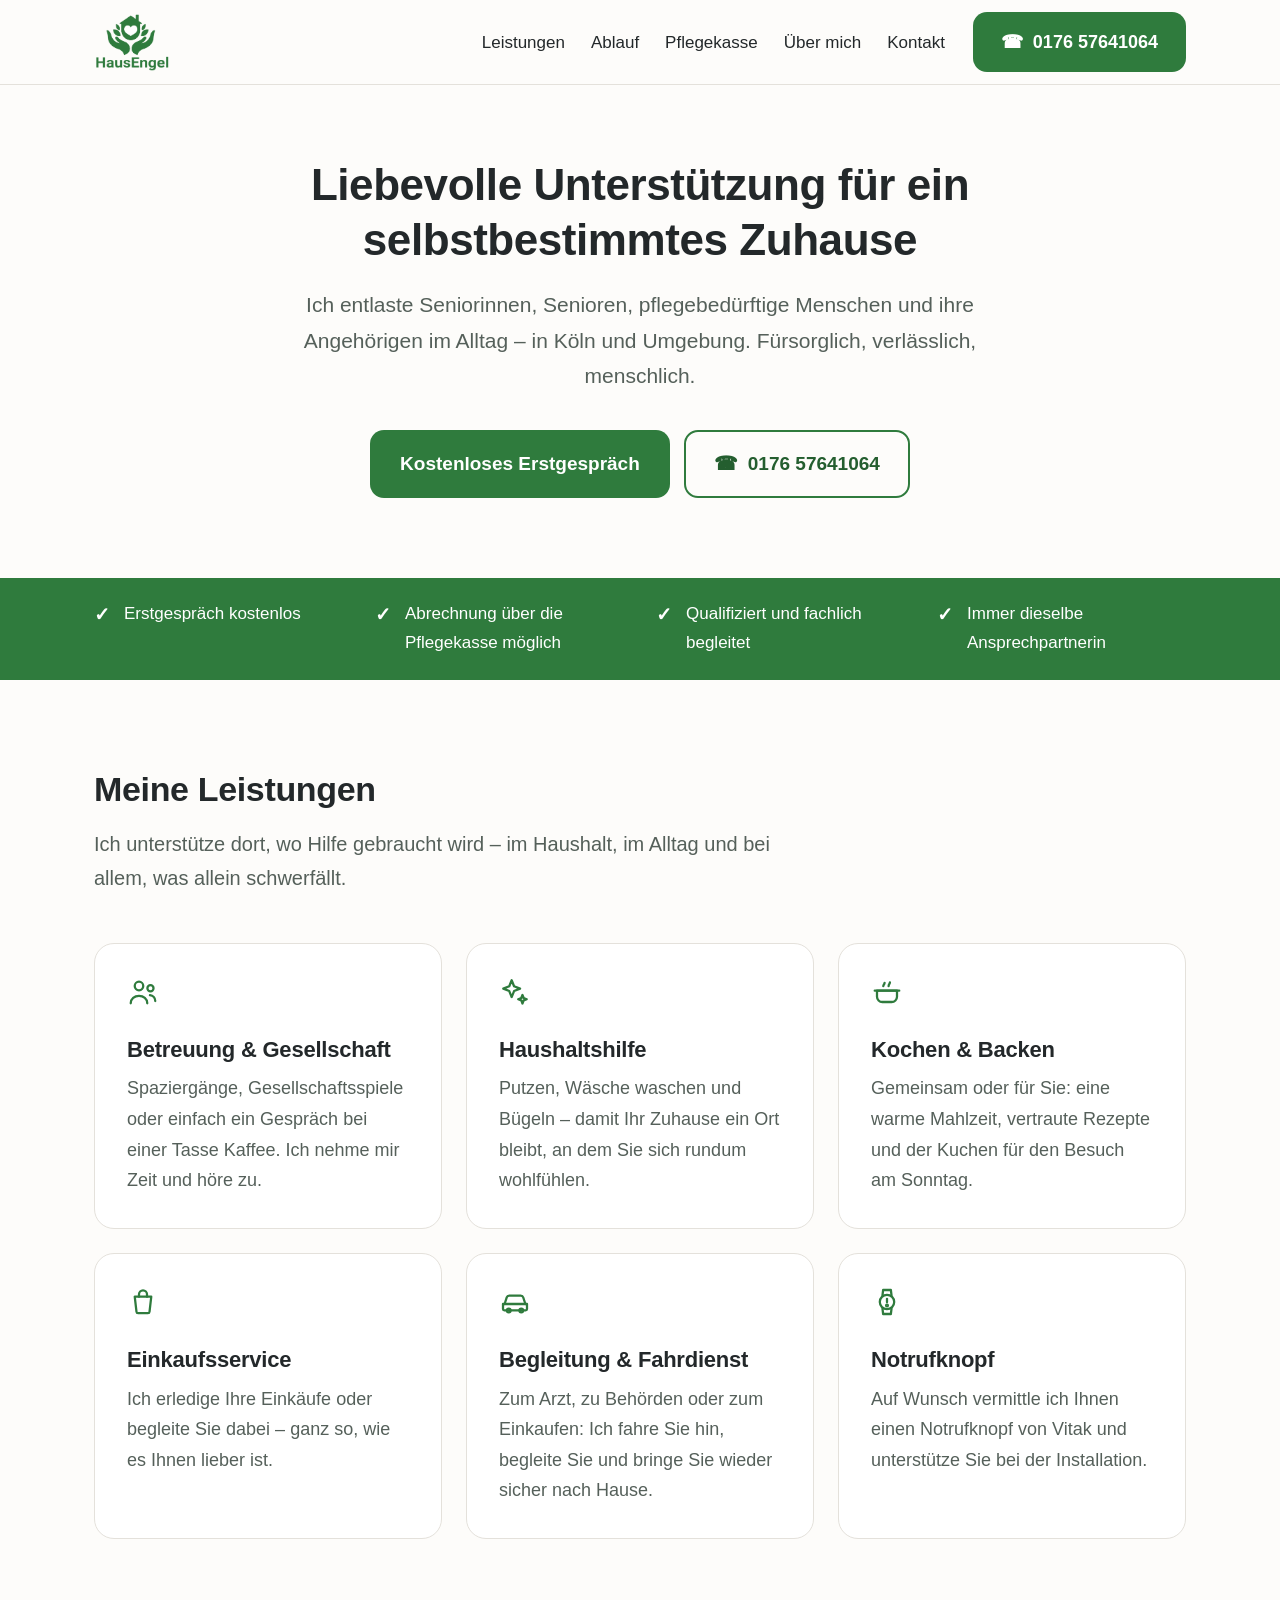
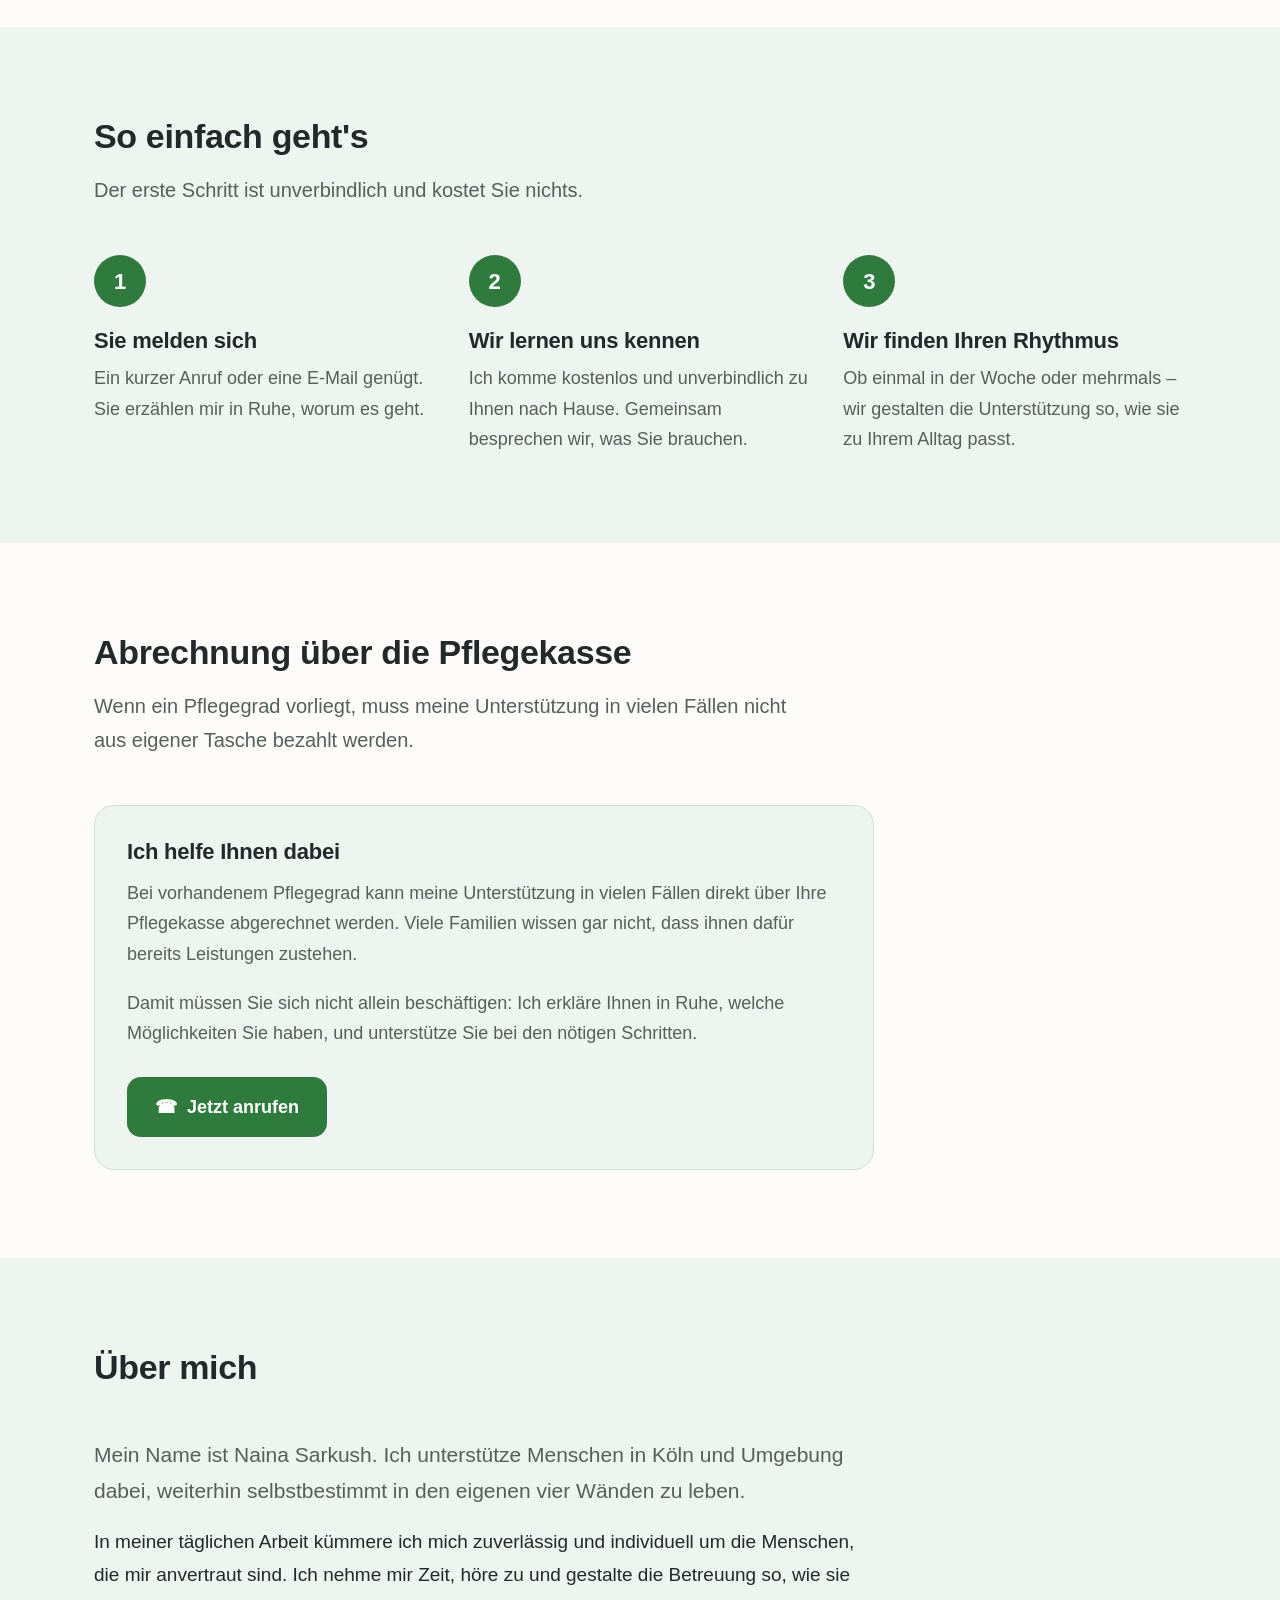
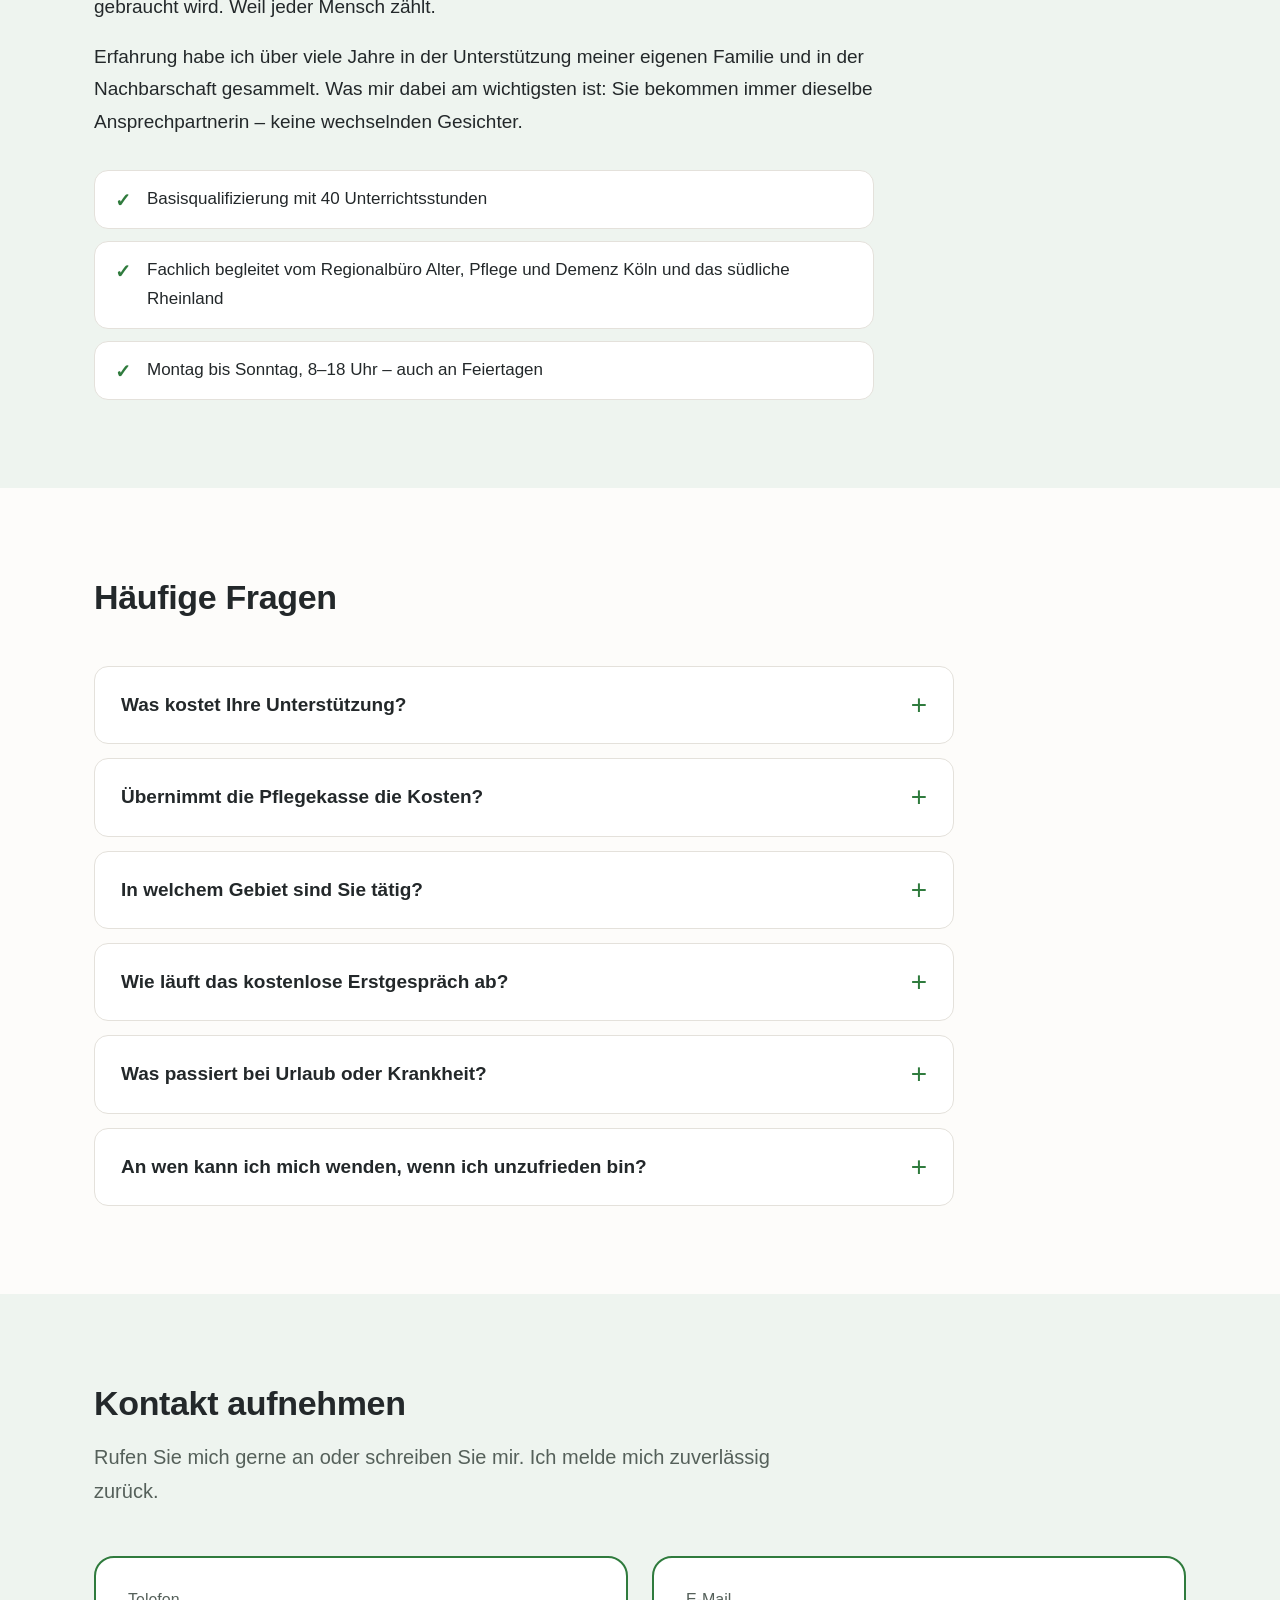
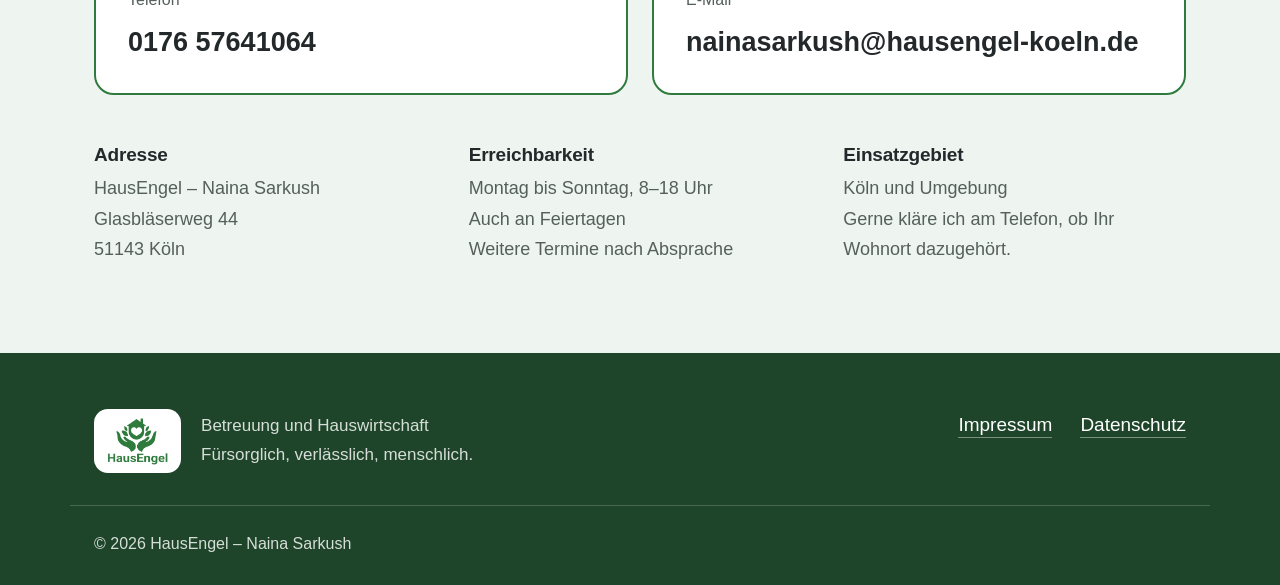
<file: index.html>
<!DOCTYPE html>
<html lang="de">
<head>
<meta charset="utf-8">
<meta name="viewport" content="width=device-width, initial-scale=1">
<title>HausEngel – Betreuung und Hauswirtschaft in Köln | Naina Sarkush</title>
<meta name="description" content="Liebevolle Unterstützung für ein selbstbestimmtes Zuhause: Betreuung, Haushaltshilfe und Begleitung für Seniorinnen, Senioren und pflegebedürftige Menschen in Köln und Umgebung.">
<link rel="icon" href="assets/logo.png">
<link rel="stylesheet" href="css/style.css">
</head>
<body>

<a class="skip-link" href="#hauptinhalt">Zum Inhalt springen</a>

<header class="site-header">
  <div class="container site-header__inner">
    <a class="site-header__logo" href="#top">
      <img src="assets/logo.png" alt="HausEngel – Betreuung und Hauswirtschaft">
    </a>

    <button class="nav-toggle" aria-expanded="false" aria-controls="hauptnavigation">
      <span class="nav-toggle__bars" aria-hidden="true"></span>
      <span class="nav-toggle__text">Menü</span>
    </button>

    <nav class="site-nav" id="hauptnavigation" aria-label="Hauptnavigation">
      <ul class="site-nav__list">
        <li><a href="#leistungen">Leistungen</a></li>
        <li><a href="#ablauf">Ablauf</a></li>
        <li><a href="#pflegekasse">Pflegekasse</a></li>
        <li><a href="#ueber-mich">Über mich</a></li>
        <li><a href="#kontakt">Kontakt</a></li>
      </ul>
      <a class="btn btn--primary site-nav__phone" href="tel:+4917657641064">
        <span aria-hidden="true">☎</span> 0176 57641064
      </a>
    </nav>
  </div>
</header>

<main id="hauptinhalt">

  <!-- ============ HERO ============ -->
  <section class="hero" id="top">
    <div class="container hero__inner">
      <h1>Liebevolle Unterstützung für ein selbstbestimmtes Zuhause</h1>
      <p class="lead">
        Ich entlaste Seniorinnen, Senioren, pflegebedürftige Menschen und ihre
        Angehörigen im Alltag – in Köln und Umgebung. Fürsorglich, verlässlich,
        menschlich.
      </p>
      <div class="hero__actions">
        <a class="btn btn--primary btn--large" href="#kontakt">Kostenloses Erstgespräch</a>
        <a class="btn btn--outline btn--large" href="tel:+4917657641064">
          <span aria-hidden="true">☎</span> 0176 57641064
        </a>
      </div>
    </div>
  </section>

  <!-- ============ VERTRAUENSLEISTE ============ -->
  <section class="trustbar" aria-label="Auf einen Blick">
    <div class="container">
      <ul class="trustbar__list">
        <li>Erstgespräch kostenlos</li>
        <li>Abrechnung über die Pflegekasse möglich</li>
        <li>Qualifiziert und fachlich begleitet</li>
        <li>Immer dieselbe Ansprechpartnerin</li>
      </ul>
    </div>
  </section>

  <!-- ============ LEISTUNGEN ============ -->
  <section class="section" id="leistungen">
    <div class="container">
      <div class="section__head">
        <h2>Meine Leistungen</h2>
        <p class="section__intro">
          Ich unterstütze dort, wo Hilfe gebraucht wird – im Haushalt, im Alltag
          und bei allem, was allein schwerfällt.
        </p>
      </div>

      <div class="cards">
        <article class="card">
          <svg class="card__icon" viewBox="0 0 24 24" width="32" height="32" fill="none" stroke="currentColor" aria-hidden="true">
            <circle cx="9" cy="7.5" r="3.2"/>
            <path d="M2.8 20.5c0-3.4 2.8-5.6 6.2-5.6s6.2 2.2 6.2 5.6"/>
            <circle cx="17.6" cy="9.2" r="2.3"/>
            <path d="M17.2 14.4c2.3.3 4 2.1 4 4.4"/>
          </svg>
          <h3>Betreuung &amp; Gesellschaft</h3>
          <p>
            Spaziergänge, Gesellschaftsspiele oder einfach ein Gespräch bei einer
            Tasse Kaffee. Ich nehme mir Zeit und höre zu.
          </p>
        </article>

        <article class="card">
          <svg class="card__icon" viewBox="0 0 24 24" width="32" height="32" fill="none" stroke="currentColor" aria-hidden="true">
            <path d="M9.5 3.2l1.8 4.5 4.5 1.8-4.5 1.8-1.8 4.5-1.8-4.5L3.2 9.5l4.5-1.8z"/>
            <path d="M17.6 14.2l.9 2.3 2.3.9-2.3.9-.9 2.3-.9-2.3-2.3-.9 2.3-.9z"/>
          </svg>
          <h3>Haushaltshilfe</h3>
          <p>
            Putzen, Wäsche waschen und Bügeln – damit Ihr Zuhause ein Ort bleibt,
            an dem Sie sich rundum wohlfühlen.
          </p>
        </article>

        <article class="card">
          <svg class="card__icon" viewBox="0 0 24 24" width="32" height="32" fill="none" stroke="currentColor" aria-hidden="true">
            <path d="M4.5 11h15v4.5a4 4 0 0 1-4 4h-7a4 4 0 0 1-4-4z"/>
            <path d="M2.8 11h18.4"/>
            <path d="M9.2 7.6c0-1.1 1-1.4 1-2.5M13.2 7.6c0-1.3 1-1.6 1-2.9"/>
          </svg>
          <h3>Kochen &amp; Backen</h3>
          <p>
            Gemeinsam oder für Sie: eine warme Mahlzeit, vertraute Rezepte und
            der Kuchen für den Besuch am Sonntag.
          </p>
        </article>

        <article class="card">
          <svg class="card__icon" viewBox="0 0 24 24" width="32" height="32" fill="none" stroke="currentColor" aria-hidden="true">
            <path d="M5.8 8h12.4l-1.3 11.3a1.2 1.2 0 0 1-1.2 1.1H8.3a1.2 1.2 0 0 1-1.2-1.1z"/>
            <path d="M9 8V6.2a3 3 0 0 1 6 0V8"/>
          </svg>
          <h3>Einkaufsservice</h3>
          <p>
            Ich erledige Ihre Einkäufe oder begleite Sie dabei – ganz so, wie es
            Ihnen lieber ist.
          </p>
        </article>

        <article class="card">
          <svg class="card__icon" viewBox="0 0 24 24" width="32" height="32" fill="none" stroke="currentColor" aria-hidden="true">
            <path d="M4.2 13.5l1.6-4.9A2 2 0 0 1 7.7 7.2h8.6a2 2 0 0 1 1.9 1.4l1.6 4.9"/>
            <path d="M3 13.5h18v3.8a1 1 0 0 1-1 1H4a1 1 0 0 1-1-1z"/>
            <circle cx="7.3" cy="18.3" r="1.4"/>
            <circle cx="16.7" cy="18.3" r="1.4"/>
          </svg>
          <h3>Begleitung &amp; Fahrdienst</h3>
          <p>
            Zum Arzt, zu Behörden oder zum Einkaufen: Ich fahre Sie hin, begleite
            Sie und bringe Sie wieder sicher nach Hause.
          </p>
        </article>

        <article class="card">
          <svg class="card__icon" viewBox="0 0 24 24" width="32" height="32" fill="none" stroke="currentColor" aria-hidden="true">
            <circle cx="12" cy="12" r="5.4"/>
            <path d="M8.6 7.1L9.1 3h5.8l.5 4.1M8.6 16.9L9.1 21h5.8l.5-4.1"/>
            <path d="M12 9.6v2.6"/>
            <circle cx="12" cy="14.6" r=".7"/>
          </svg>
          <h3>Notrufknopf</h3>
          <p>
            Auf Wunsch vermittle ich Ihnen einen Notrufknopf von Vitak und
            unterstütze Sie bei der Installation.
          </p>
        </article>
      </div>
    </div>
  </section>

  <!-- ============ ABLAUF ============ -->
  <section class="section section--tinted" id="ablauf">
    <div class="container">
      <div class="section__head">
        <h2>So einfach geht's</h2>
        <p class="section__intro">
          Der erste Schritt ist unverbindlich und kostet Sie nichts.
        </p>
      </div>

      <ol class="steps">
        <li class="step">
          <span class="step__number" aria-hidden="true">1</span>
          <h3>Sie melden sich</h3>
          <p>
            Ein kurzer Anruf oder eine E-Mail genügt. Sie erzählen mir in Ruhe,
            worum es geht.
          </p>
        </li>
        <li class="step">
          <span class="step__number" aria-hidden="true">2</span>
          <h3>Wir lernen uns kennen</h3>
          <p>
            Ich komme kostenlos und unverbindlich zu Ihnen nach Hause. Gemeinsam
            besprechen wir, was Sie brauchen.
          </p>
        </li>
        <li class="step">
          <span class="step__number" aria-hidden="true">3</span>
          <h3>Wir finden Ihren Rhythmus</h3>
          <p>
            Ob einmal in der Woche oder mehrmals – wir gestalten die
            Unterstützung so, wie sie zu Ihrem Alltag passt.
          </p>
        </li>
      </ol>
    </div>
  </section>

  <!-- ============ PFLEGEKASSE ============ -->
  <section class="section" id="pflegekasse">
    <div class="container">
      <div class="section__head">
        <h2>Abrechnung über die Pflegekasse</h2>
        <p class="section__intro">
          Wenn ein Pflegegrad vorliegt, muss meine Unterstützung in vielen
          Fällen nicht aus eigener Tasche bezahlt werden.
        </p>
      </div>

      <div class="notice">
        <h3>Ich helfe Ihnen dabei</h3>
        <p>
          Bei vorhandenem Pflegegrad kann meine Unterstützung in vielen Fällen
          direkt über Ihre Pflegekasse abgerechnet werden. Viele Familien wissen
          gar nicht, dass ihnen dafür bereits Leistungen zustehen.
        </p>
        <p>
          Damit müssen Sie sich nicht allein beschäftigen: Ich erkläre Ihnen in
          Ruhe, welche Möglichkeiten Sie haben, und unterstütze Sie bei den
          nötigen Schritten.
        </p>
        <a class="btn btn--primary" href="tel:+4917657641064">
          <span aria-hidden="true">☎</span> Jetzt anrufen
        </a>
      </div>
    </div>
  </section>

  <!-- ============ ÜBER MICH ============ -->
  <section class="section section--tinted" id="ueber-mich">
    <div class="container">
      <div class="section__head">
        <h2>Über mich</h2>
      </div>

      <div class="textblock">
      <p class="lead">
        Mein Name ist Naina Sarkush. Ich unterstütze Menschen in Köln und
        Umgebung dabei, weiterhin selbstbestimmt in den eigenen vier Wänden zu
        leben.
      </p>
      <p>
        In meiner täglichen Arbeit kümmere ich mich zuverlässig und individuell
        um die Menschen, die mir anvertraut sind. Ich nehme mir Zeit, höre zu
        und gestalte die Betreuung so, wie sie gebraucht wird. Weil jeder Mensch
        zählt.
      </p>
      <p>
        Erfahrung habe ich über viele Jahre in der Unterstützung meiner eigenen
        Familie und in der Nachbarschaft gesammelt. Was mir dabei am wichtigsten
        ist: Sie bekommen immer dieselbe Ansprechpartnerin – keine wechselnden
        Gesichter.
      </p>

      <ul class="badges">
        <li class="badge">Basisqualifizierung mit 40 Unterrichtsstunden</li>
        <li class="badge">Fachlich begleitet vom Regionalbüro Alter, Pflege und Demenz Köln und das südliche Rheinland</li>
        <li class="badge">Montag bis Sonntag, 8–18 Uhr – auch an Feiertagen</li>
      </ul>
      </div>
    </div>
  </section>

  <!-- ============ FAQ ============ -->
  <section class="section" id="fragen">
    <div class="container">
      <div class="section__head">
        <h2>Häufige Fragen</h2>
      </div>

      <div class="faq">
        <details class="faq__item">
          <summary>Was kostet Ihre Unterstützung?</summary>
          <div class="faq__answer">
            <p>
              Das besprechen wir ganz in Ruhe im kostenlosen Erstgespräch – dort
              sehe ich, worum es geht, und sage Ihnen offen, womit Sie rechnen
              müssen. Liegt ein Pflegegrad vor, ist in vielen Fällen eine
              Abrechnung über die Pflegekasse möglich.
            </p>
          </div>
        </details>

        <details class="faq__item">
          <summary>Übernimmt die Pflegekasse die Kosten?</summary>
          <div class="faq__answer">
            <p>
              Wenn ein Pflegegrad vorliegt, ist eine Abrechnung über die
              Pflegekasse in vielen Fällen möglich. Sprechen Sie mich einfach an
              – ich erkläre Ihnen in Ruhe, was in Ihrer Situation möglich ist.
            </p>
          </div>
        </details>

        <details class="faq__item">
          <summary>In welchem Gebiet sind Sie tätig?</summary>
          <div class="faq__answer">
            <p>
              Ich bin in Köln und der näheren Umgebung unterwegs. Ob Ihr Wohnort
              dazugehört, klären wir am besten kurz am Telefon.
            </p>
          </div>
        </details>

        <details class="faq__item">
          <summary>Wie läuft das kostenlose Erstgespräch ab?</summary>
          <div class="faq__answer">
            <p>
              Ich besuche Sie zu Hause, wir lernen uns kennen und Sie erzählen
              mir, wo Sie Unterstützung brauchen. Sie gehen dabei keinerlei
              Verpflichtung ein – erst danach entscheiden Sie in Ruhe.
            </p>
          </div>
        </details>

        <details class="faq__item">
          <summary>Was passiert bei Urlaub oder Krankheit?</summary>
          <div class="faq__answer">
            <p>
              Eine Urlaubs- oder Krankheitsvertretung kann ich leider nicht
              anbieten. Abwesenheiten kündige ich Ihnen aber so früh wie möglich
              an, damit Sie gut planen können.
            </p>
          </div>
        </details>

        <details class="faq__item">
          <summary>An wen kann ich mich wenden, wenn ich unzufrieden bin?</summary>
          <div class="faq__answer">
            <p>
              Sprechen Sie mich bitte zuerst direkt an – Ihre Zufriedenheit ist
              mir wichtig, und meist findet sich schnell eine Lösung. Sollte das
              einmal nicht gelingen, können Sie sich an die anerkennende Stelle
              der Stadt Köln wenden:
              <a href="tel:+4922122127812">0221 221-27812</a> oder
              <a href="mailto:unterstuetzung-im-alltag@stadt-koeln.de">unterstuetzung-im-alltag@stadt-koeln.de</a>.
            </p>
          </div>
        </details>
      </div>
    </div>
  </section>

  <!-- ============ KONTAKT ============ -->
  <section class="section section--tinted" id="kontakt">
    <div class="container">
      <div class="section__head">
        <h2>Kontakt aufnehmen</h2>
        <p class="section__intro">
          Rufen Sie mich gerne an oder schreiben Sie mir. Ich melde mich
          zuverlässig zurück.
        </p>
      </div>

      <div class="contact">
        <a class="contact__action" href="tel:+4917657641064">
          <span class="contact__label">Telefon</span>
          <span class="contact__value">0176 57641064</span>
        </a>

        <a class="contact__action" href="mailto:nainasarkush@hausengel-koeln.de">
          <span class="contact__label">E-Mail</span>
          <span class="contact__value">nainasarkush@<wbr>hausengel-koeln.de</span>
        </a>
      </div>

      <div class="contact-details">
        <div>
          <h3>Adresse</h3>
          <p>
            HausEngel – Naina Sarkush<br>
            Glasbläserweg 44<br>
            51143 Köln
          </p>
        </div>
        <div>
          <h3>Erreichbarkeit</h3>
          <p>
            Montag bis Sonntag, 8–18 Uhr<br>
            Auch an Feiertagen<br>
            Weitere Termine nach Absprache
          </p>
        </div>
        <div>
          <h3>Einsatzgebiet</h3>
          <p>
            Köln und Umgebung<br>
            Gerne kläre ich am Telefon, ob Ihr Wohnort dazugehört.
          </p>
        </div>
      </div>
    </div>
  </section>

</main>

<footer class="site-footer">
  <div class="container site-footer__inner">
    <div class="site-footer__brand">
      <img src="assets/logo.png" alt="HausEngel">
      <p>Betreuung und Hauswirtschaft<br>Fürsorglich, verlässlich, menschlich.</p>
    </div>

    <nav class="site-footer__nav" aria-label="Rechtliches">
      <ul>
        <li><a href="impressum.html">Impressum</a></li>
        <li><a href="datenschutz.html">Datenschutz</a></li>
      </ul>
    </nav>
  </div>

  <div class="container site-footer__legal">
    <p>&copy; <span id="jahr">2026</span> HausEngel – Naina Sarkush</p>
  </div>
</footer>

<script type="application/ld+json">
{
  "@context": "https://schema.org",
  "@type": "LocalBusiness",
  "name": "HausEngel – Betreuung und Hauswirtschaft",
  "description": "Betreuung, Haushaltshilfe und Alltagsbegleitung für Seniorinnen, Senioren und pflegebedürftige Menschen in Köln und Umgebung.",
  "address": {
    "@type": "PostalAddress",
    "streetAddress": "Glasbläserweg 44",
    "postalCode": "51143",
    "addressLocality": "Köln",
    "addressCountry": "DE"
  },
  "telephone": "+49 176 57641064",
  "email": "nainasarkush@hausengel-koeln.de",
  "areaServed": "Köln und Umgebung",
  "openingHoursSpecification": {
    "@type": "OpeningHoursSpecification",
    "dayOfWeek": ["Monday","Tuesday","Wednesday","Thursday","Friday","Saturday","Sunday"],
    "opens": "08:00",
    "closes": "18:00"
  }
}
</script>

<script src="js/main.js"></script>
</body>
</html>
</file>
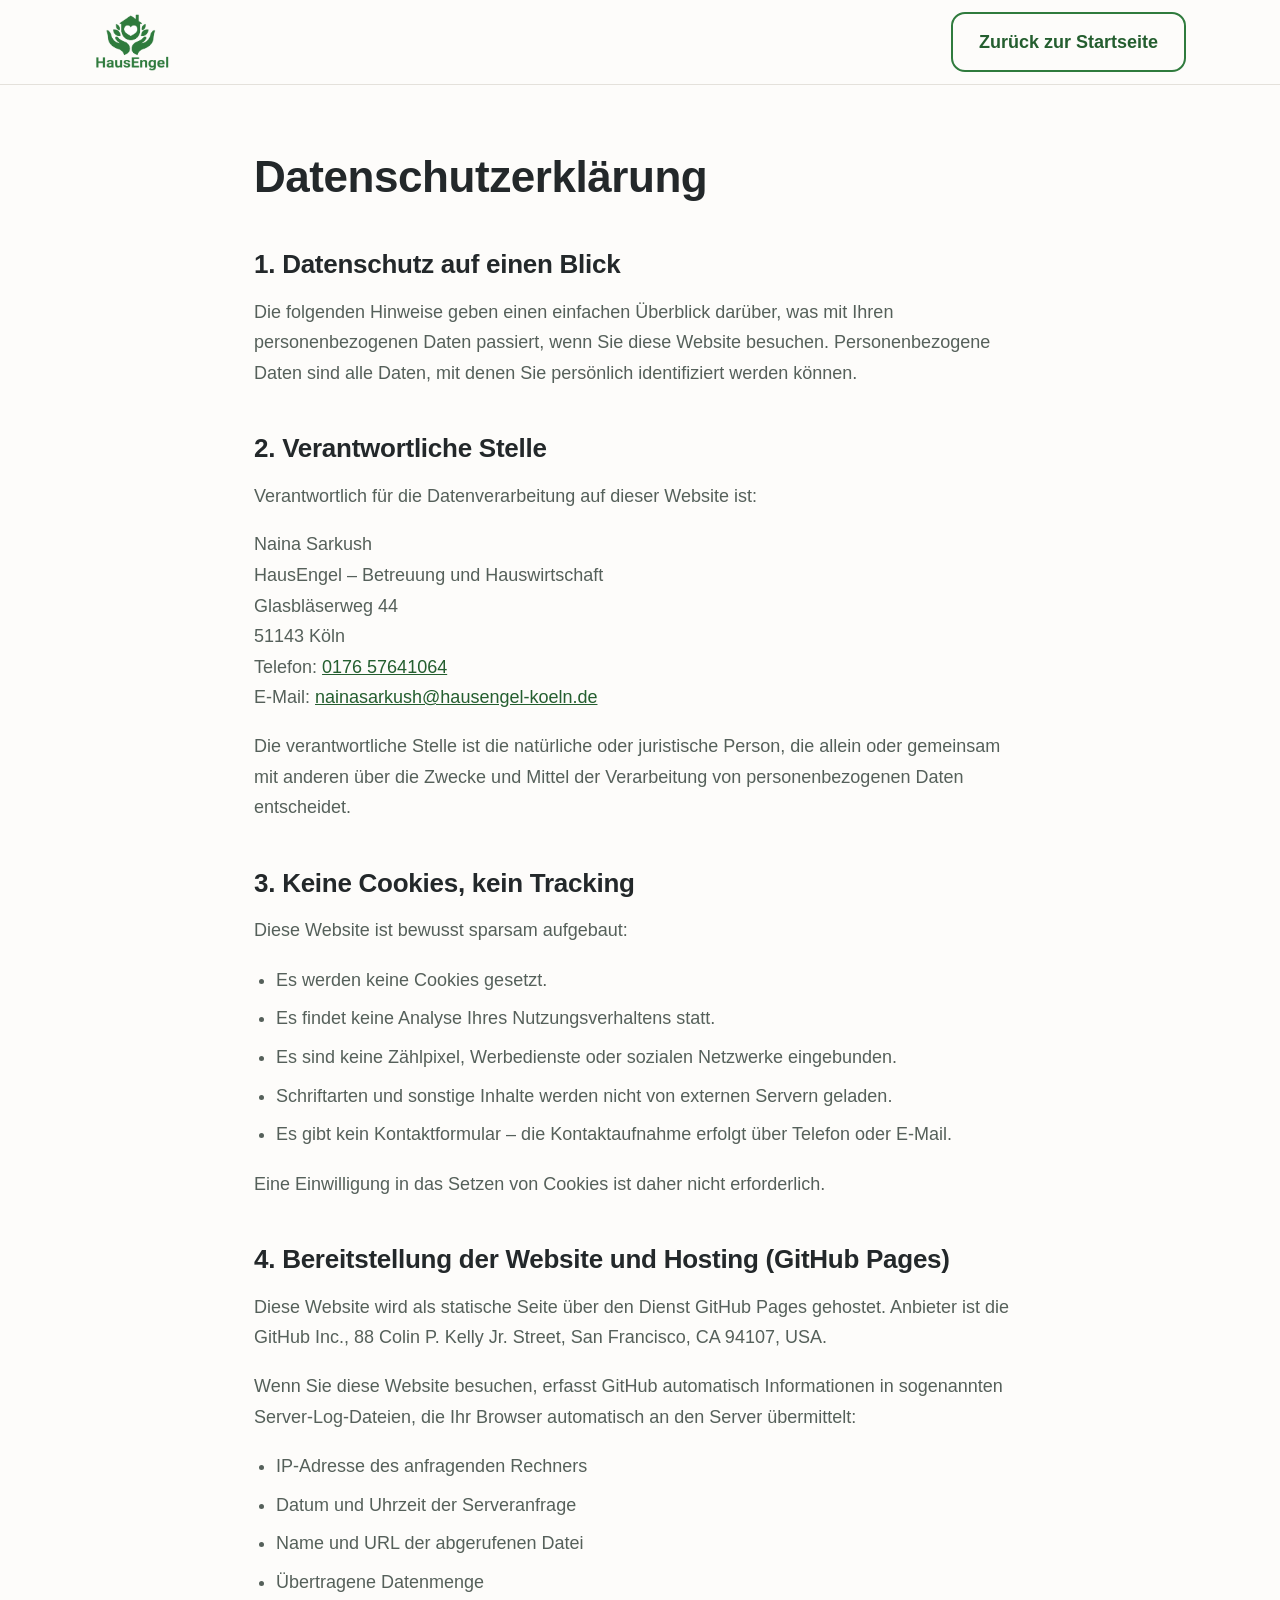
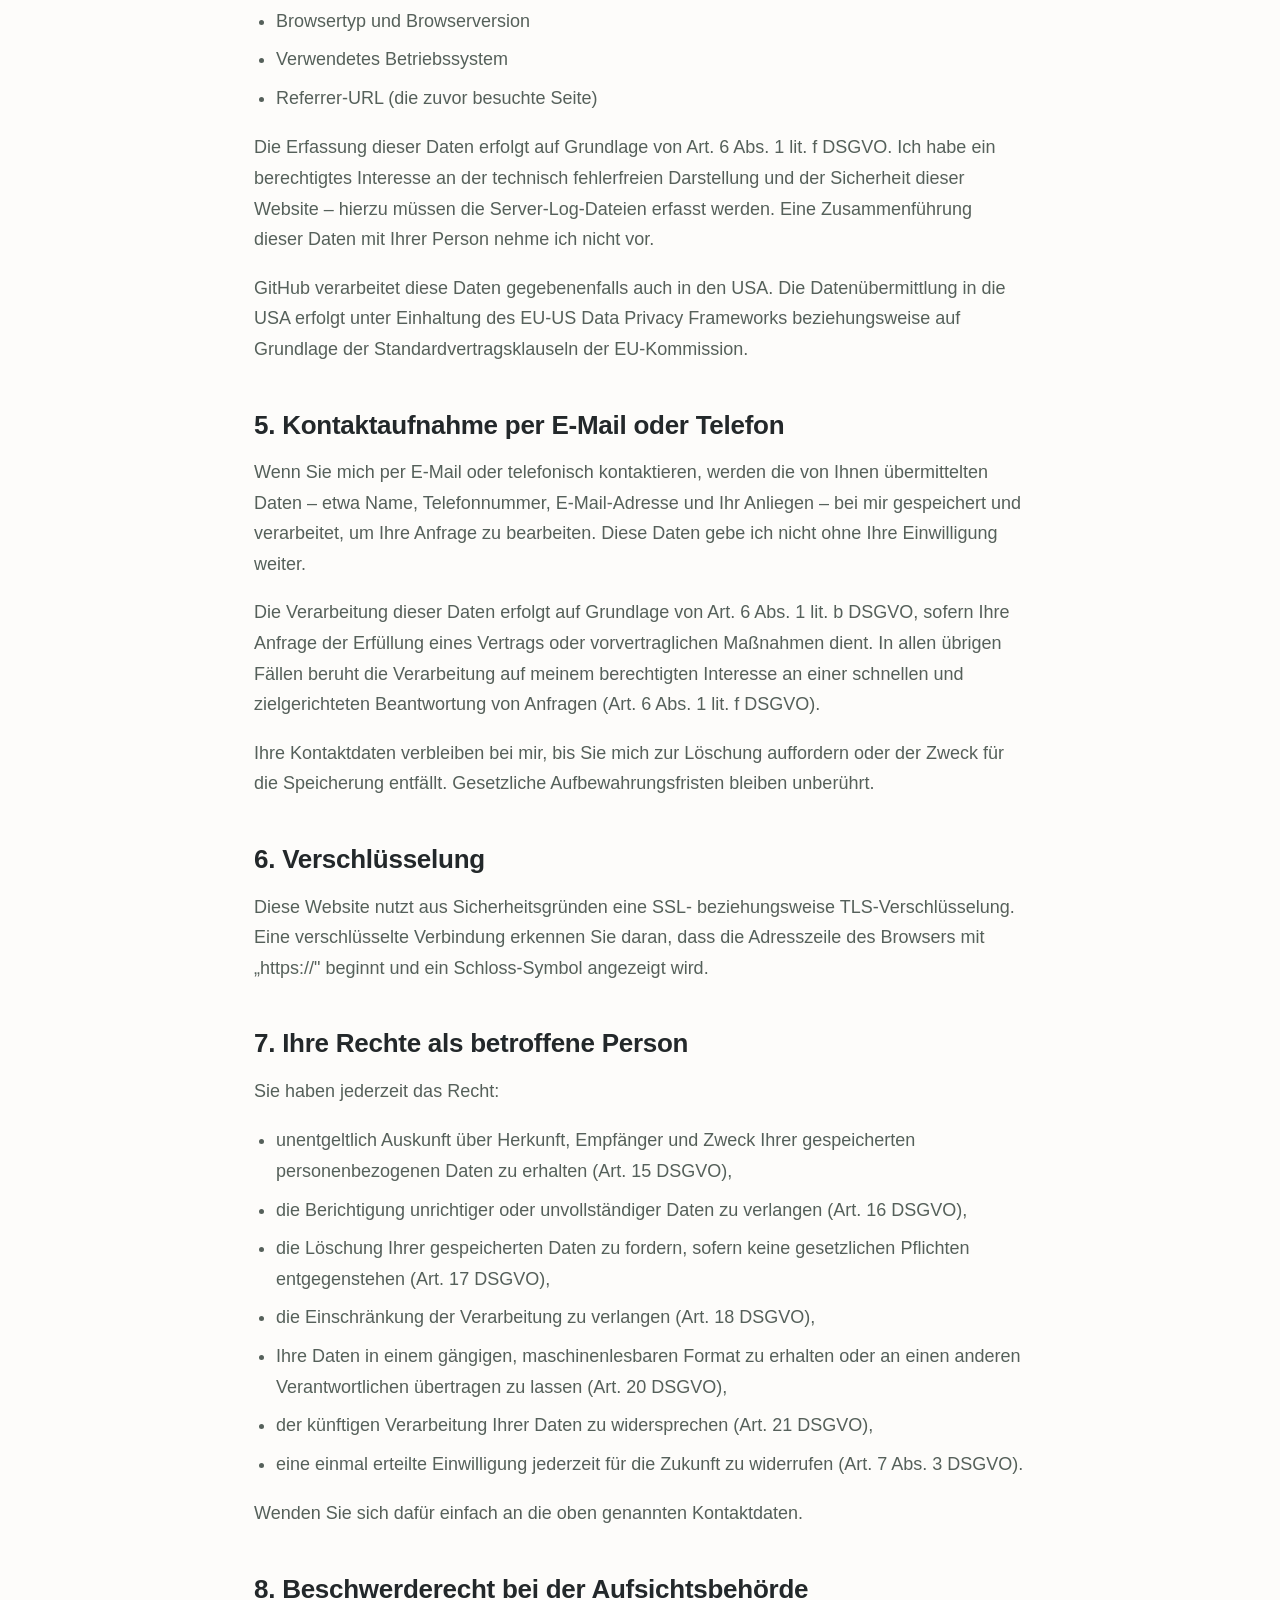
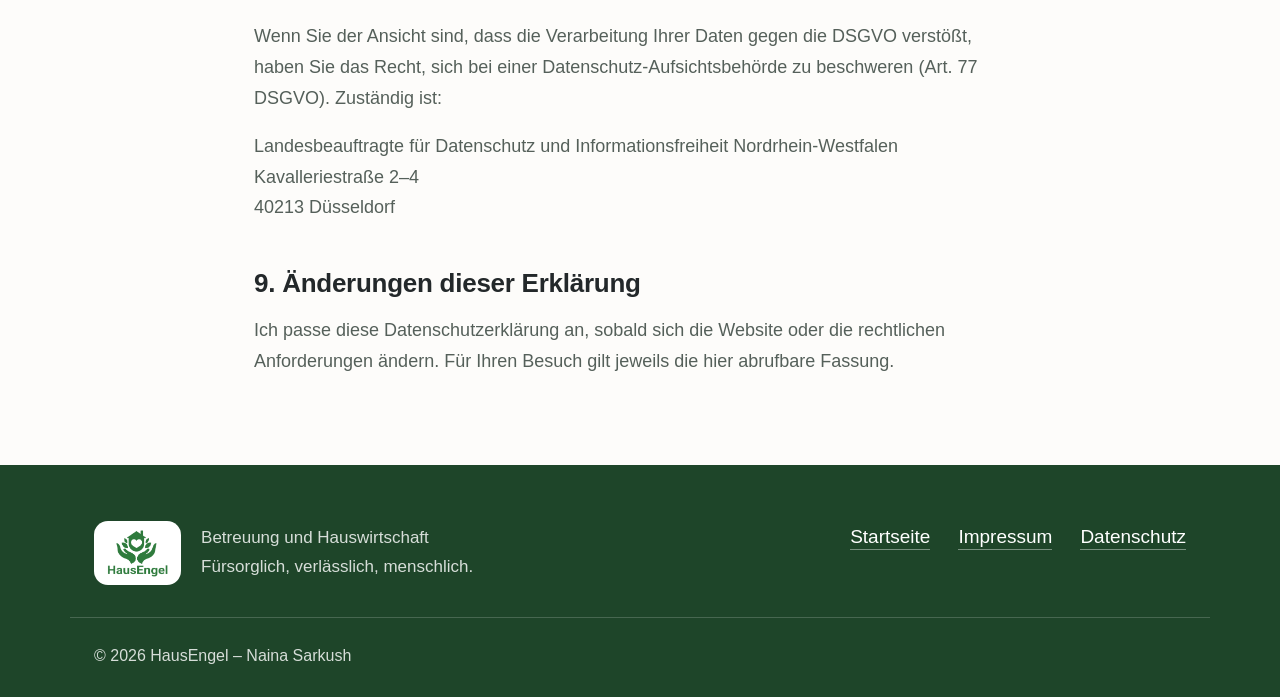
<file: datenschutz.html>
<!DOCTYPE html>
<html lang="de">
<head>
<meta charset="utf-8">
<meta name="viewport" content="width=device-width, initial-scale=1">
<title>Datenschutzerklärung – HausEngel</title>
<meta name="description" content="Datenschutzerklärung von HausEngel – Betreuung und Hauswirtschaft, Naina Sarkush, Köln.">
<meta name="robots" content="noindex">
<link rel="icon" href="assets/logo.png">
<link rel="stylesheet" href="css/style.css">
</head>
<body>

<header class="site-header">
  <div class="container site-header__inner">
    <a class="site-header__logo" href="index.html">
      <img src="assets/logo.png" alt="HausEngel – Betreuung und Hauswirtschaft">
    </a>
    <nav class="site-nav" aria-label="Zurück">
      <a class="btn btn--outline" href="index.html">Zurück zur Startseite</a>
    </nav>
  </div>
</header>

<main class="legal">
  <div class="container container--narrow">

    <h1>Datenschutzerklärung</h1>

    <h2>1. Datenschutz auf einen Blick</h2>
    <p>
      Die folgenden Hinweise geben einen einfachen Überblick darüber, was mit
      Ihren personenbezogenen Daten passiert, wenn Sie diese Website besuchen.
      Personenbezogene Daten sind alle Daten, mit denen Sie persönlich
      identifiziert werden können.
    </p>

    <h2>2. Verantwortliche Stelle</h2>
    <p>
      Verantwortlich für die Datenverarbeitung auf dieser Website ist:
    </p>
    <p>
      Naina Sarkush<br>
      HausEngel – Betreuung und Hauswirtschaft<br>
      Glasbläserweg 44<br>
      51143 Köln<br>
      Telefon: <a href="tel:+4917657641064">0176 57641064</a><br>
      E-Mail: <a href="mailto:nainasarkush@hausengel-koeln.de">nainasarkush@hausengel-koeln.de</a>
    </p>
    <p>
      Die verantwortliche Stelle ist die natürliche oder juristische Person, die
      allein oder gemeinsam mit anderen über die Zwecke und Mittel der
      Verarbeitung von personenbezogenen Daten entscheidet.
    </p>

    <h2>3. Keine Cookies, kein Tracking</h2>
    <p>
      Diese Website ist bewusst sparsam aufgebaut:
    </p>
    <ul>
      <li>Es werden keine Cookies gesetzt.</li>
      <li>Es findet keine Analyse Ihres Nutzungsverhaltens statt.</li>
      <li>Es sind keine Zählpixel, Werbedienste oder sozialen Netzwerke eingebunden.</li>
      <li>Schriftarten und sonstige Inhalte werden nicht von externen Servern geladen.</li>
      <li>Es gibt kein Kontaktformular – die Kontaktaufnahme erfolgt über Telefon oder E-Mail.</li>
    </ul>
    <p>
      Eine Einwilligung in das Setzen von Cookies ist daher nicht erforderlich.
    </p>

    <h2>4. Bereitstellung der Website und Hosting (GitHub Pages)</h2>
    <p>
      Diese Website wird als statische Seite über den Dienst GitHub Pages
      gehostet. Anbieter ist die GitHub Inc., 88 Colin P. Kelly Jr. Street,
      San Francisco, CA 94107, USA.
    </p>
    <p>
      Wenn Sie diese Website besuchen, erfasst GitHub automatisch Informationen
      in sogenannten Server-Log-Dateien, die Ihr Browser automatisch an den
      Server übermittelt:
    </p>
    <ul>
      <li>IP-Adresse des anfragenden Rechners</li>
      <li>Datum und Uhrzeit der Serveranfrage</li>
      <li>Name und URL der abgerufenen Datei</li>
      <li>Übertragene Datenmenge</li>
      <li>Browsertyp und Browserversion</li>
      <li>Verwendetes Betriebssystem</li>
      <li>Referrer-URL (die zuvor besuchte Seite)</li>
    </ul>
    <p>
      Die Erfassung dieser Daten erfolgt auf Grundlage von Art. 6 Abs. 1 lit. f
      DSGVO. Ich habe ein berechtigtes Interesse an der technisch fehlerfreien
      Darstellung und der Sicherheit dieser Website – hierzu müssen die
      Server-Log-Dateien erfasst werden. Eine Zusammenführung dieser Daten mit
      Ihrer Person nehme ich nicht vor.
    </p>
    <p>
      GitHub verarbeitet diese Daten gegebenenfalls auch in den USA. Die
      Datenübermittlung in die USA erfolgt unter Einhaltung des EU-US Data
      Privacy Frameworks beziehungsweise auf Grundlage der
      Standardvertragsklauseln der EU-Kommission.
    </p>

    <h2>5. Kontaktaufnahme per E-Mail oder Telefon</h2>
    <p>
      Wenn Sie mich per E-Mail oder telefonisch kontaktieren, werden die von
      Ihnen übermittelten Daten – etwa Name, Telefonnummer, E-Mail-Adresse und
      Ihr Anliegen – bei mir gespeichert und verarbeitet, um Ihre Anfrage zu
      bearbeiten. Diese Daten gebe ich nicht ohne Ihre Einwilligung weiter.
    </p>
    <p>
      Die Verarbeitung dieser Daten erfolgt auf Grundlage von Art. 6 Abs. 1
      lit. b DSGVO, sofern Ihre Anfrage der Erfüllung eines Vertrags oder
      vorvertraglichen Maßnahmen dient. In allen übrigen Fällen beruht die
      Verarbeitung auf meinem berechtigten Interesse an einer schnellen und
      zielgerichteten Beantwortung von Anfragen (Art. 6 Abs. 1 lit. f DSGVO).
    </p>
    <p>
      Ihre Kontaktdaten verbleiben bei mir, bis Sie mich zur Löschung auffordern
      oder der Zweck für die Speicherung entfällt. Gesetzliche
      Aufbewahrungsfristen bleiben unberührt.
    </p>

    <h2>6. Verschlüsselung</h2>
    <p>
      Diese Website nutzt aus Sicherheitsgründen eine SSL- beziehungsweise
      TLS-Verschlüsselung. Eine verschlüsselte Verbindung erkennen Sie daran,
      dass die Adresszeile des Browsers mit „https://" beginnt und ein
      Schloss-Symbol angezeigt wird.
    </p>

    <h2>7. Ihre Rechte als betroffene Person</h2>
    <p>Sie haben jederzeit das Recht:</p>
    <ul>
      <li>unentgeltlich Auskunft über Herkunft, Empfänger und Zweck Ihrer gespeicherten personenbezogenen Daten zu erhalten (Art. 15 DSGVO),</li>
      <li>die Berichtigung unrichtiger oder unvollständiger Daten zu verlangen (Art. 16 DSGVO),</li>
      <li>die Löschung Ihrer gespeicherten Daten zu fordern, sofern keine gesetzlichen Pflichten entgegenstehen (Art. 17 DSGVO),</li>
      <li>die Einschränkung der Verarbeitung zu verlangen (Art. 18 DSGVO),</li>
      <li>Ihre Daten in einem gängigen, maschinenlesbaren Format zu erhalten oder an einen anderen Verantwortlichen übertragen zu lassen (Art. 20 DSGVO),</li>
      <li>der künftigen Verarbeitung Ihrer Daten zu widersprechen (Art. 21 DSGVO),</li>
      <li>eine einmal erteilte Einwilligung jederzeit für die Zukunft zu widerrufen (Art. 7 Abs. 3 DSGVO).</li>
    </ul>
    <p>
      Wenden Sie sich dafür einfach an die oben genannten Kontaktdaten.
    </p>

    <h2>8. Beschwerderecht bei der Aufsichtsbehörde</h2>
    <p>
      Wenn Sie der Ansicht sind, dass die Verarbeitung Ihrer Daten gegen die
      DSGVO verstößt, haben Sie das Recht, sich bei einer
      Datenschutz-Aufsichtsbehörde zu beschweren (Art. 77 DSGVO). Zuständig ist:
    </p>
    <p>
      Landesbeauftragte für Datenschutz und Informationsfreiheit
      Nordrhein-Westfalen<br>
      Kavalleriestraße 2–4<br>
      40213 Düsseldorf
    </p>

    <h2>9. Änderungen dieser Erklärung</h2>
    <p>
      Ich passe diese Datenschutzerklärung an, sobald sich die Website oder die
      rechtlichen Anforderungen ändern. Für Ihren Besuch gilt jeweils die hier
      abrufbare Fassung.
    </p>

  </div>
</main>

<footer class="site-footer">
  <div class="container site-footer__inner">
    <div class="site-footer__brand">
      <img src="assets/logo.png" alt="HausEngel">
      <p>Betreuung und Hauswirtschaft<br>Fürsorglich, verlässlich, menschlich.</p>
    </div>
    <nav class="site-footer__nav" aria-label="Rechtliches">
      <ul>
        <li><a href="index.html">Startseite</a></li>
        <li><a href="impressum.html">Impressum</a></li>
        <li><a href="datenschutz.html">Datenschutz</a></li>
      </ul>
    </nav>
  </div>
  <div class="container site-footer__legal">
    <p>&copy; 2026 HausEngel – Naina Sarkush</p>
  </div>
</footer>

</body>
</html>
</file>
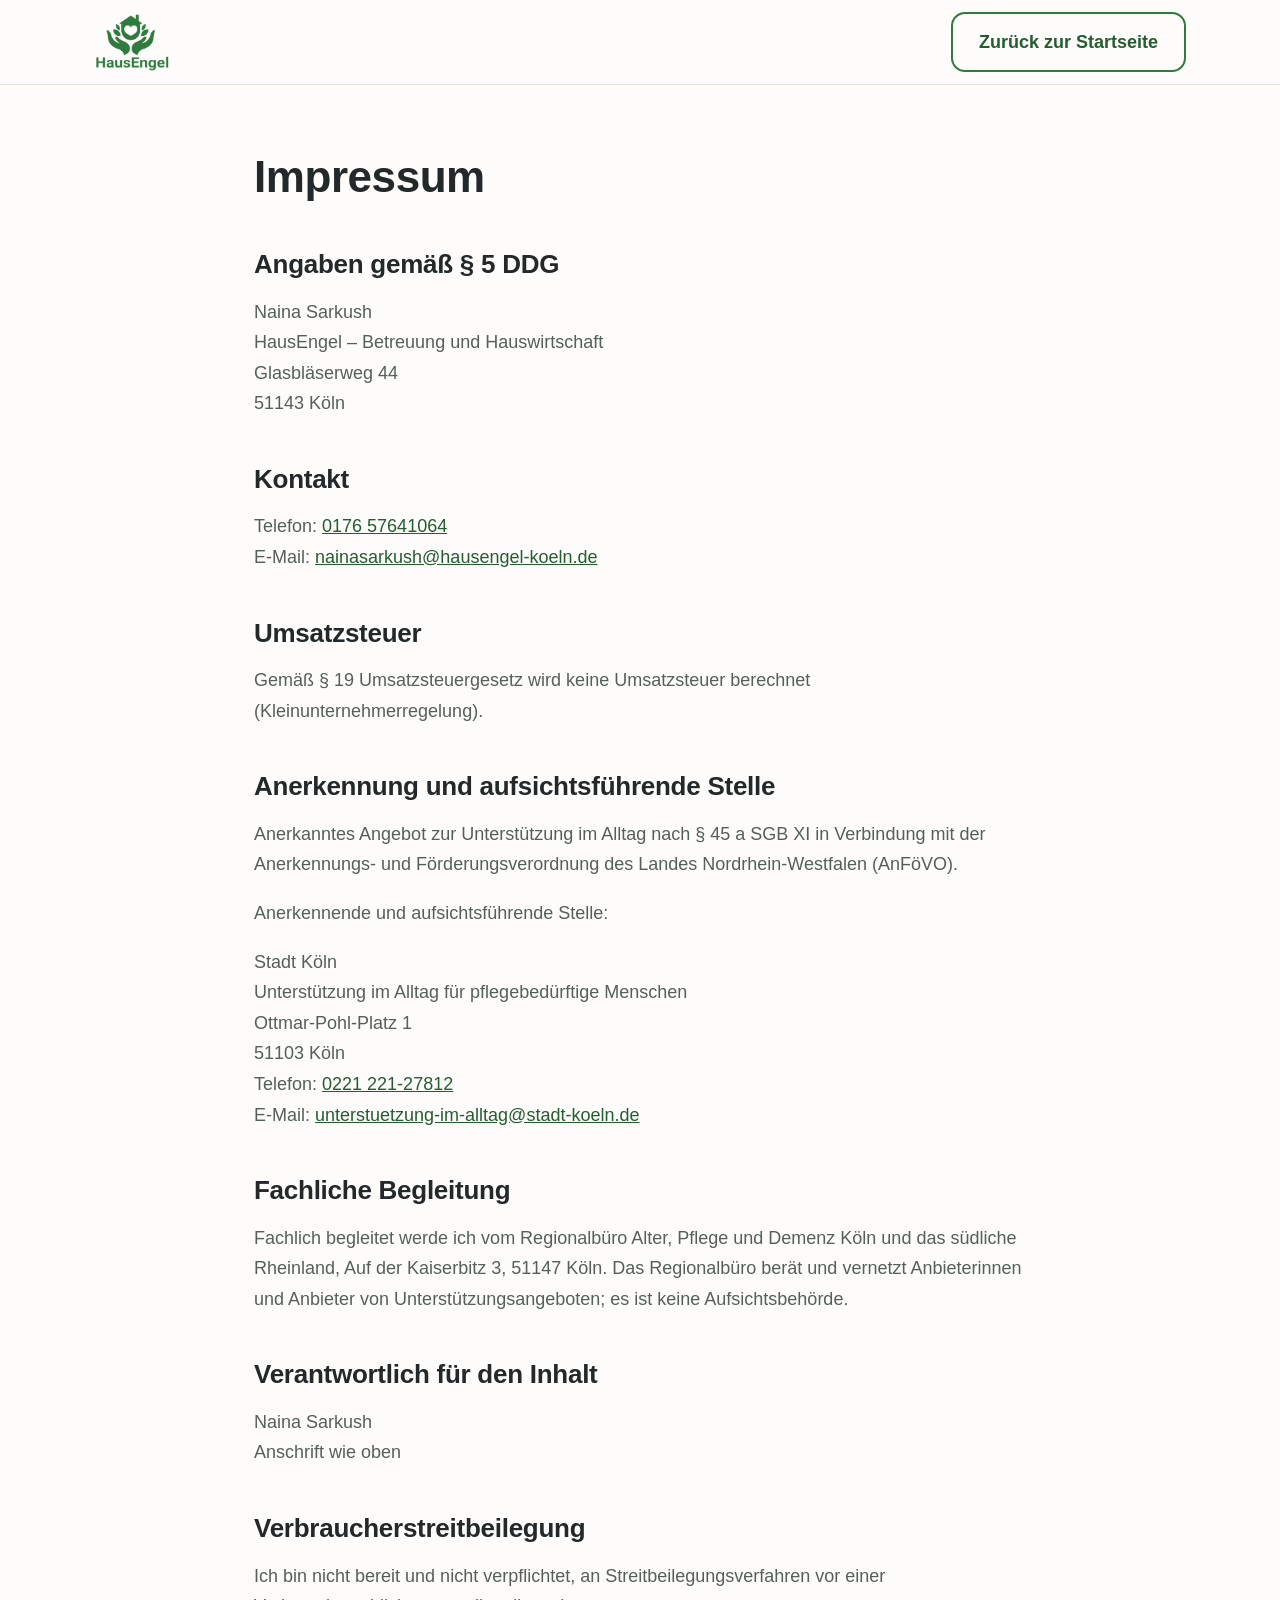
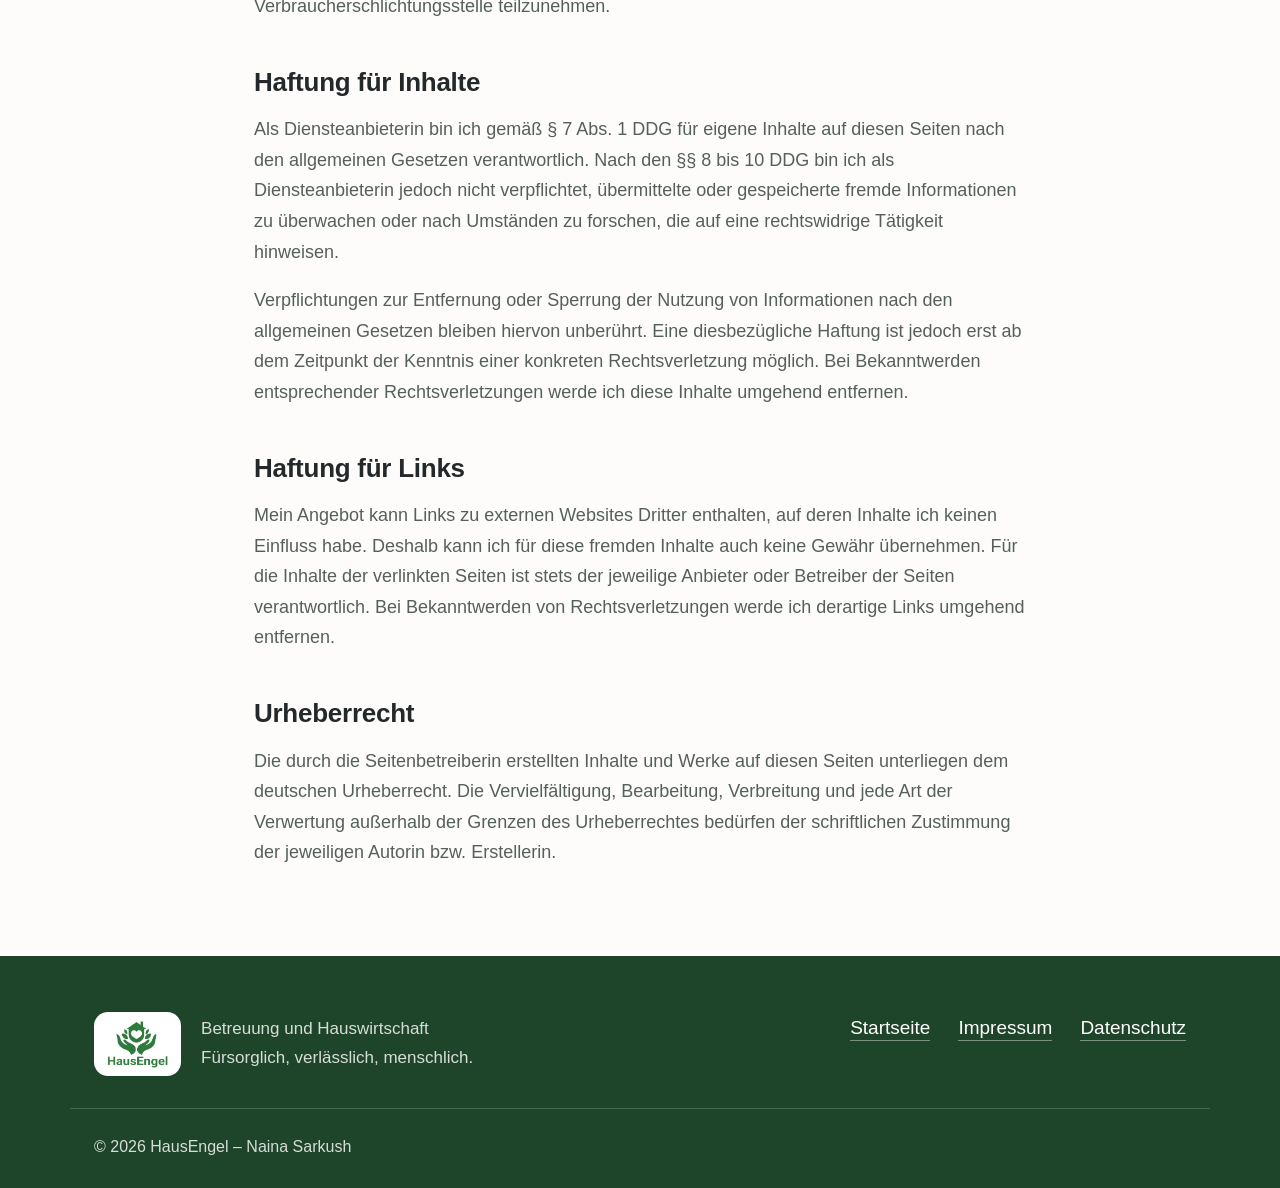
<file: impressum.html>
<!DOCTYPE html>
<html lang="de">
<head>
<meta charset="utf-8">
<meta name="viewport" content="width=device-width, initial-scale=1">
<title>Impressum – HausEngel</title>
<meta name="description" content="Impressum von HausEngel – Betreuung und Hauswirtschaft, Naina Sarkush, Köln.">
<meta name="robots" content="noindex">
<link rel="icon" href="assets/logo.png">
<link rel="stylesheet" href="css/style.css">
</head>
<body>

<header class="site-header">
  <div class="container site-header__inner">
    <a class="site-header__logo" href="index.html">
      <img src="assets/logo.png" alt="HausEngel – Betreuung und Hauswirtschaft">
    </a>
    <nav class="site-nav" aria-label="Zurück">
      <a class="btn btn--outline" href="index.html">Zurück zur Startseite</a>
    </nav>
  </div>
</header>

<main class="legal">
  <div class="container container--narrow">

    <h1>Impressum</h1>

    <h2>Angaben gemäß § 5 DDG</h2>
    <p>
      Naina Sarkush<br>
      HausEngel – Betreuung und Hauswirtschaft<br>
      Glasbläserweg 44<br>
      51143 Köln
    </p>

    <h2>Kontakt</h2>
    <p>
      Telefon: <a href="tel:+4917657641064">0176 57641064</a><br>
      E-Mail: <a href="mailto:nainasarkush@hausengel-koeln.de">nainasarkush@hausengel-koeln.de</a>
    </p>

    <h2>Umsatzsteuer</h2>
    <p>
      Gemäß § 19 Umsatzsteuergesetz wird keine Umsatzsteuer berechnet
      (Kleinunternehmerregelung).
    </p>

    <h2>Anerkennung und aufsichtsführende Stelle</h2>
    <p>
      Anerkanntes Angebot zur Unterstützung im Alltag nach § 45&nbsp;a SGB XI in
      Verbindung mit der Anerkennungs- und Förderungsverordnung des Landes
      Nordrhein-Westfalen (AnFöVO).
    </p>
    <p>
      Anerkennende und aufsichtsführende Stelle:
    </p>
    <p>
      Stadt Köln<br>
      Unterstützung im Alltag für pflegebedürftige Menschen<br>
      Ottmar-Pohl-Platz 1<br>
      51103 Köln<br>
      Telefon: <a href="tel:+4922122127812">0221 221-27812</a><br>
      E-Mail: <a href="mailto:unterstuetzung-im-alltag@stadt-koeln.de">unterstuetzung-im-alltag@stadt-koeln.de</a>
    </p>

    <h2>Fachliche Begleitung</h2>
    <p>
      Fachlich begleitet werde ich vom Regionalbüro Alter, Pflege und Demenz
      Köln und das südliche Rheinland, Auf der Kaiserbitz 3, 51147 Köln.
      Das Regionalbüro berät und vernetzt Anbieterinnen und Anbieter von
      Unterstützungsangeboten; es ist keine Aufsichtsbehörde.
    </p>

    <h2>Verantwortlich für den Inhalt</h2>
    <p>
      Naina Sarkush<br>
      Anschrift wie oben
    </p>

    <h2>Verbraucherstreitbeilegung</h2>
    <p>
      Ich bin nicht bereit und nicht verpflichtet, an Streitbeilegungsverfahren
      vor einer Verbraucherschlichtungsstelle teilzunehmen.
    </p>

    <h2>Haftung für Inhalte</h2>
    <p>
      Als Diensteanbieterin bin ich gemäß § 7 Abs. 1 DDG für eigene Inhalte auf
      diesen Seiten nach den allgemeinen Gesetzen verantwortlich. Nach den
      §§ 8 bis 10 DDG bin ich als Diensteanbieterin jedoch nicht verpflichtet,
      übermittelte oder gespeicherte fremde Informationen zu überwachen oder nach
      Umständen zu forschen, die auf eine rechtswidrige Tätigkeit hinweisen.
    </p>
    <p>
      Verpflichtungen zur Entfernung oder Sperrung der Nutzung von Informationen
      nach den allgemeinen Gesetzen bleiben hiervon unberührt. Eine diesbezügliche
      Haftung ist jedoch erst ab dem Zeitpunkt der Kenntnis einer konkreten
      Rechtsverletzung möglich. Bei Bekanntwerden entsprechender Rechtsverletzungen
      werde ich diese Inhalte umgehend entfernen.
    </p>

    <h2>Haftung für Links</h2>
    <p>
      Mein Angebot kann Links zu externen Websites Dritter enthalten, auf deren
      Inhalte ich keinen Einfluss habe. Deshalb kann ich für diese fremden Inhalte
      auch keine Gewähr übernehmen. Für die Inhalte der verlinkten Seiten ist
      stets der jeweilige Anbieter oder Betreiber der Seiten verantwortlich.
      Bei Bekanntwerden von Rechtsverletzungen werde ich derartige Links umgehend
      entfernen.
    </p>

    <h2>Urheberrecht</h2>
    <p>
      Die durch die Seitenbetreiberin erstellten Inhalte und Werke auf diesen
      Seiten unterliegen dem deutschen Urheberrecht. Die Vervielfältigung,
      Bearbeitung, Verbreitung und jede Art der Verwertung außerhalb der Grenzen
      des Urheberrechtes bedürfen der schriftlichen Zustimmung der jeweiligen
      Autorin bzw. Erstellerin.
    </p>

  </div>
</main>

<footer class="site-footer">
  <div class="container site-footer__inner">
    <div class="site-footer__brand">
      <img src="assets/logo.png" alt="HausEngel">
      <p>Betreuung und Hauswirtschaft<br>Fürsorglich, verlässlich, menschlich.</p>
    </div>
    <nav class="site-footer__nav" aria-label="Rechtliches">
      <ul>
        <li><a href="index.html">Startseite</a></li>
        <li><a href="impressum.html">Impressum</a></li>
        <li><a href="datenschutz.html">Datenschutz</a></li>
      </ul>
    </nav>
  </div>
  <div class="container site-footer__legal">
    <p>&copy; 2026 HausEngel – Naina Sarkush</p>
  </div>
</footer>

</body>
</html>
</file>
<file: css/style.css>
/* =========================================================
   HausEngel – Stylesheet
   Alle Farben, Abstände und Schriftgrößen sind unten als
   Variablen definiert. Wer etwas ändern möchte, ändert am
   besten zuerst hier.
   ========================================================= */

:root {
  /* Farben */
  --gruen:            #2f7b3d;
  --gruen-dunkel:     #245e2f;
  --gruen-hell:       #eef4ef;
  --gruen-sehr-tief:  #1e4529;

  --text:             #23282a;
  --text-leise:       #55605a;
  --hintergrund:      #fdfcfa;
  --flaeche:          #ffffff;
  --rahmen:           #e4e1db;

  /* Form */
  --radius:           14px;
  --radius-gross:     20px;

  /* Abstände */
  --raum-abschnitt:   88px;
  --raum-container:   24px;

  /* Schrift */
  --schrift: -apple-system, BlinkMacSystemFont, "Segoe UI", Roboto,
             "Helvetica Neue", Arial, sans-serif;
}

/* ---------- Grundlagen ---------- */

*, *::before, *::after { box-sizing: border-box; }

html {
  scroll-behavior: smooth;
  -webkit-text-size-adjust: 100%;
}

body {
  margin: 0;
  background: var(--hintergrund);
  color: var(--text);
  font-family: var(--schrift);
  font-size: 19px;
  line-height: 1.7;
  -webkit-font-smoothing: antialiased;
}

img { max-width: 100%; height: auto; display: block; }

h1, h2, h3 {
  line-height: 1.25;
  letter-spacing: -0.01em;
  margin: 0 0 16px;
  font-weight: 700;
}

h1 { font-size: 44px; }
h2 { font-size: 34px; }
h3 { font-size: 22px; }

p { margin: 0 0 18px; }
p:last-child { margin-bottom: 0; }

a { color: var(--gruen-dunkel); }

.lead {
  font-size: 21px;
  color: var(--text-leise);
}

/* Sichtbarer Fokusrahmen – wichtig für Tastaturbedienung */
a:focus-visible,
button:focus-visible,
summary:focus-visible {
  outline: 3px solid var(--gruen);
  outline-offset: 3px;
  border-radius: 4px;
}

.skip-link {
  position: absolute;
  left: -9999px;
}
.skip-link:focus {
  left: 16px;
  top: 16px;
  z-index: 100;
  background: var(--flaeche);
  padding: 12px 20px;
  border-radius: var(--radius);
  box-shadow: 0 4px 20px rgba(0,0,0,.15);
}

/* ---------- Layout ---------- */

.container {
  width: 100%;
  max-width: 1140px;
  margin: 0 auto;
  padding: 0 var(--raum-container);
}

.container--narrow { max-width: 820px; }

.section {
  padding: var(--raum-abschnitt) 0;
  scroll-margin-top: 100px; /* damit der klebende Header nichts verdeckt */
}

.section--tinted { background: var(--gruen-hell); }

.section__head {
  max-width: 720px;
  margin-bottom: 48px;
}

.section__intro {
  font-size: 20px;
  color: var(--text-leise);
  margin: 0;
}

/* Begrenzt die Zeilenlänge bei reinen Textabschnitten auf gut lesbare Breite */
.textblock { max-width: 780px; }

/* ---------- Buttons ---------- */

.btn {
  display: inline-flex;
  align-items: center;
  justify-content: center;
  gap: 10px;
  min-height: 52px;
  padding: 13px 26px;
  border-radius: var(--radius);
  font-size: 18px;
  font-weight: 600;
  text-decoration: none;
  border: 2px solid transparent;
  transition: background-color .15s ease, border-color .15s ease, color .15s ease;
}

.btn--large {
  min-height: 60px;
  padding: 16px 28px;
  font-size: 19px;
}

.btn--primary {
  background: var(--gruen);
  color: #fff;
}
.btn--primary:hover { background: var(--gruen-dunkel); }

.btn--outline {
  background: transparent;
  color: var(--gruen-dunkel);
  border-color: var(--gruen);
}
.btn--outline:hover {
  background: var(--gruen);
  color: #fff;
}

/* ---------- Symbole auf den Leistungskarten ---------- */

.card__icon {
  width: 32px;
  height: 32px;
  margin-bottom: 18px;
  fill: none;
  color: var(--gruen);
  stroke: currentColor;
  stroke-width: 1.7;
  stroke-linecap: round;
  stroke-linejoin: round;
}

/* ---------- Kopfbereich ---------- */

.site-header {
  position: sticky;
  top: 0;
  z-index: 50;
  background: var(--hintergrund);
  border-bottom: 1px solid var(--rahmen);
}

.site-header__inner {
  display: flex;
  align-items: center;
  justify-content: space-between;
  gap: 24px;
  min-height: 84px;
}

.site-header__logo img { height: 58px; width: auto; }

.site-nav {
  display: flex;
  align-items: center;
  gap: 28px;
}

.site-nav__list {
  display: flex;
  align-items: center;
  gap: 26px;
  list-style: none;
  margin: 0;
  padding: 0;
}

.site-nav__list a {
  color: var(--text);
  text-decoration: none;
  font-size: 17px;
  font-weight: 500;
  padding: 8px 0;
  border-bottom: 2px solid transparent;
}
.site-nav__list a:hover {
  color: var(--gruen-dunkel);
  border-bottom-color: var(--gruen);
}

.site-nav__phone { white-space: nowrap; }

/* Menü-Knopf (nur mobil sichtbar) */
.nav-toggle {
  display: none;
  align-items: center;
  gap: 10px;
  background: transparent;
  border: 2px solid var(--rahmen);
  border-radius: var(--radius);
  padding: 10px 16px;
  font: inherit;
  font-size: 17px;
  font-weight: 600;
  color: var(--text);
  cursor: pointer;
}

.nav-toggle__bars {
  position: relative;
  width: 20px;
  height: 2px;
  background: var(--text);
}
.nav-toggle__bars::before,
.nav-toggle__bars::after {
  content: "";
  position: absolute;
  left: 0;
  width: 20px;
  height: 2px;
  background: var(--text);
}
.nav-toggle__bars::before { top: -6px; }
.nav-toggle__bars::after  { top: 6px; }

/* ---------- Hero ---------- */

.hero {
  padding: 72px 0 80px;
  scroll-margin-top: 100px;
}

.hero__inner {
  max-width: 780px;
  text-align: center;
}

.hero h1 { margin-bottom: 20px; }

.hero__actions {
  display: flex;
  flex-wrap: wrap;
  justify-content: center;
  gap: 14px;
  margin-top: 36px;
}

/* ---------- Vertrauensleiste ---------- */

.trustbar {
  background: var(--gruen);
  color: #fff;
  padding: 22px 0;
}

.trustbar__list {
  display: grid;
  grid-template-columns: repeat(4, 1fr);
  gap: 20px 32px;
  list-style: none;
  margin: 0;
  padding: 0;
}

.trustbar__list li {
  position: relative;
  padding-left: 30px;
  font-size: 17px;
  font-weight: 500;
}

.trustbar__list li::before {
  content: "✓";
  position: absolute;
  left: 0;
  top: -1px;
  font-size: 19px;
  font-weight: 700;
}

/* ---------- Karten (Leistungen) ---------- */

.cards {
  display: grid;
  grid-template-columns: repeat(3, 1fr);
  gap: 24px;
}

.card {
  background: var(--flaeche);
  border: 1px solid var(--rahmen);
  border-radius: var(--radius-gross);
  padding: 32px;
}

.card h3 { margin-bottom: 10px; }

.card p {
  color: var(--text-leise);
  font-size: 18px;
  margin: 0;
}

/* ---------- Ablauf ---------- */

.steps {
  display: grid;
  grid-template-columns: repeat(3, 1fr);
  gap: 32px;
  list-style: none;
  margin: 0;
  padding: 0;
  counter-reset: schritt;
}

.step__number {
  display: flex;
  align-items: center;
  justify-content: center;
  width: 52px;
  height: 52px;
  border-radius: 50%;
  background: var(--gruen);
  color: #fff;
  font-size: 22px;
  font-weight: 700;
  margin-bottom: 20px;
}

.step h3 { margin-bottom: 8px; }

.step p {
  color: var(--text-leise);
  font-size: 18px;
  margin: 0;
}

/* ---------- Hinweiskasten (Pflegekasse) ---------- */

.notice {
  max-width: 780px;
  background: var(--gruen-hell);
  border: 1px solid #cfe0d4;
  border-radius: var(--radius-gross);
  padding: 32px;
}
.section--tinted .notice { background: var(--flaeche); }

.notice h3 { margin-bottom: 12px; }

.notice p {
  color: var(--text-leise);
  font-size: 18px;
}

.notice .btn { margin-top: 10px; }

/* ---------- Über mich ---------- */

.badges {
  list-style: none;
  margin: 32px 0 0;
  padding: 0;
  display: grid;
  gap: 12px;
}

.badge {
  position: relative;
  background: var(--flaeche);
  border: 1px solid var(--rahmen);
  border-radius: var(--radius);
  padding: 14px 20px 14px 52px;
  font-size: 17px;
  font-weight: 500;
}

.badge::before {
  content: "✓";
  position: absolute;
  left: 20px;
  color: var(--gruen);
  font-weight: 700;
  font-size: 19px;
}

/* ---------- Häufige Fragen ---------- */

.faq {
  display: grid;
  gap: 14px;
  max-width: 860px;
}

.faq__item {
  background: var(--flaeche);
  border: 1px solid var(--rahmen);
  border-radius: var(--radius);
  overflow: hidden;
}

.faq__item summary {
  display: flex;
  justify-content: space-between;
  align-items: center;
  gap: 20px;
  padding: 22px 26px;
  font-size: 19px;
  font-weight: 600;
  cursor: pointer;
  list-style: none;
}
.faq__item summary::-webkit-details-marker { display: none; }

.faq__item summary::after {
  content: "+";
  flex: 0 0 auto;
  font-size: 28px;
  font-weight: 400;
  color: var(--gruen);
  line-height: 1;
}
.faq__item[open] summary::after { content: "–"; }

.faq__item summary:hover { color: var(--gruen-dunkel); }

.faq__answer {
  padding: 0 26px 24px;
  color: var(--text-leise);
  font-size: 18px;
}

/* ---------- Kontakt ---------- */

.contact {
  display: grid;
  grid-template-columns: 1fr 1fr;
  gap: 24px;
  margin-bottom: 48px;
}

.contact__action {
  display: block;
  background: var(--flaeche);
  border: 2px solid var(--gruen);
  border-radius: var(--radius-gross);
  padding: 28px 32px;
  text-decoration: none;
  color: var(--text);
  transition: background-color .15s ease, color .15s ease;
}
.contact__action:hover {
  background: var(--gruen);
  color: #fff;
}

.contact__label {
  display: block;
  font-size: 16px;
  color: var(--text-leise);
  margin-bottom: 6px;
}
.contact__action:hover .contact__label { color: rgba(255,255,255,.85); }

.contact__value {
  display: block;
  font-size: 27px;
  font-weight: 700;
  overflow-wrap: break-word;
}

.contact-details {
  display: grid;
  grid-template-columns: repeat(3, 1fr);
  gap: 32px;
}

.contact-details h3 { font-size: 19px; margin-bottom: 6px; }

.contact-details p {
  color: var(--text-leise);
  font-size: 18px;
  margin: 0;
}

/* ---------- Fußbereich ---------- */

.site-footer {
  background: var(--gruen-sehr-tief);
  color: rgba(255,255,255,.82);
  padding: 56px 0 28px;
  margin-top: 0;
}

.site-footer__inner {
  display: flex;
  flex-wrap: wrap;
  justify-content: space-between;
  gap: 32px;
  padding-bottom: 32px;
}

.site-footer__brand {
  display: flex;
  align-items: center;
  gap: 20px;
}

.site-footer__brand img {
  height: 64px;
  width: auto;
  background: #fff;
  border-radius: var(--radius);
  padding: 8px 12px;
}

.site-footer__brand p {
  font-size: 17px;
  margin: 0;
}

.site-footer__nav ul {
  display: flex;
  gap: 28px;
  list-style: none;
  margin: 0;
  padding: 0;
}

.site-footer a {
  color: #fff;
  text-decoration: none;
  border-bottom: 1px solid rgba(255,255,255,.4);
  padding-bottom: 2px;
}
.site-footer a:hover { border-bottom-color: #fff; }

.site-footer__legal {
  border-top: 1px solid rgba(255,255,255,.18);
  padding-top: 24px;
}

.site-footer__legal p {
  font-size: 16px;
  margin: 0;
}

/* ---------- Rechtstexte (Impressum / Datenschutz) ---------- */

.legal { padding: 64px 0 var(--raum-abschnitt); }

.legal h1 { margin-bottom: 32px; }

.legal h2 {
  font-size: 26px;
  margin-top: 44px;
}

.legal h3 {
  font-size: 20px;
  margin-top: 28px;
}

.legal p, .legal li { color: var(--text-leise); font-size: 18px; }

.legal ul { padding-left: 22px; }
.legal li { margin-bottom: 8px; }

/* Gelb markierte Lücke – muss vor Veröffentlichung ausgefüllt werden */
.luecke {
  background: #fff3cd;
  border: 1px solid #e0c983;
  border-radius: 6px;
  padding: 2px 8px;
  font-weight: 600;
  color: #6b5410;
}

.hinweis-box {
  background: #fff8e6;
  border: 2px solid #e0c983;
  border-radius: var(--radius);
  padding: 24px 28px;
  margin-bottom: 40px;
}
.hinweis-box p { color: #5c4a12; margin-bottom: 0; }
.hinweis-box p + p { margin-top: 12px; }

/* =========================================================
   Kleinere Bildschirme
   ========================================================= */

@media (max-width: 980px) {
  :root { --raum-abschnitt: 64px; }

  h1 { font-size: 36px; }
  h2 { font-size: 30px; }

  .cards,
  .steps,
  .contact-details { grid-template-columns: repeat(2, 1fr); }
}

@media (max-width: 760px) {
  body { font-size: 18px; }

  h1 { font-size: 32px; }
  h2 { font-size: 27px; }
  h3 { font-size: 21px; }

  .lead { font-size: 19px; }

  /* Navigation einklappen */
  .nav-toggle { display: inline-flex; }

  .site-nav {
    display: none;
    position: absolute;
    top: 100%;
    left: 0;
    right: 0;
    flex-direction: column;
    align-items: stretch;
    gap: 0;
    background: var(--hintergrund);
    border-bottom: 1px solid var(--rahmen);
    padding: 8px var(--raum-container) 24px;
    box-shadow: 0 12px 24px rgba(0,0,0,.08);
  }
  .site-nav.is-open { display: flex; }

  .site-header__inner { position: relative; }
  .site-header__logo img { height: 44px; }

  .site-nav__list {
    flex-direction: column;
    align-items: stretch;
    gap: 0;
  }

  .site-nav__list a {
    display: block;
    padding: 16px 4px;
    border-bottom: 1px solid var(--rahmen);
    font-size: 19px;
  }
  .site-nav__list a:hover { border-bottom-color: var(--rahmen); }

  .site-nav__phone {
    margin-top: 20px;
    width: 100%;
  }

  .hero { padding: 48px 0 56px; }
  .hero__actions .btn { width: 100%; }

  .trustbar__list { grid-template-columns: 1fr; gap: 12px; }

  .cards,
  .steps,
  .contact,
  .contact-details { grid-template-columns: 1fr; }

  .card { padding: 26px; }

  .notice { padding: 26px; }

  .faq__item summary { padding: 18px 20px; font-size: 18px; }
  .faq__answer { padding: 0 20px 20px; }

  .contact__value { font-size: 21px; }

  .site-footer__inner { flex-direction: column; align-items: flex-start; }
  .site-footer__brand { flex-direction: column; align-items: flex-start; gap: 16px; }
}

/* Nutzer, die Bewegung reduzieren möchten */
@media (prefers-reduced-motion: reduce) {
  html { scroll-behavior: auto; }
  * { transition: none !important; }
}
</file>
